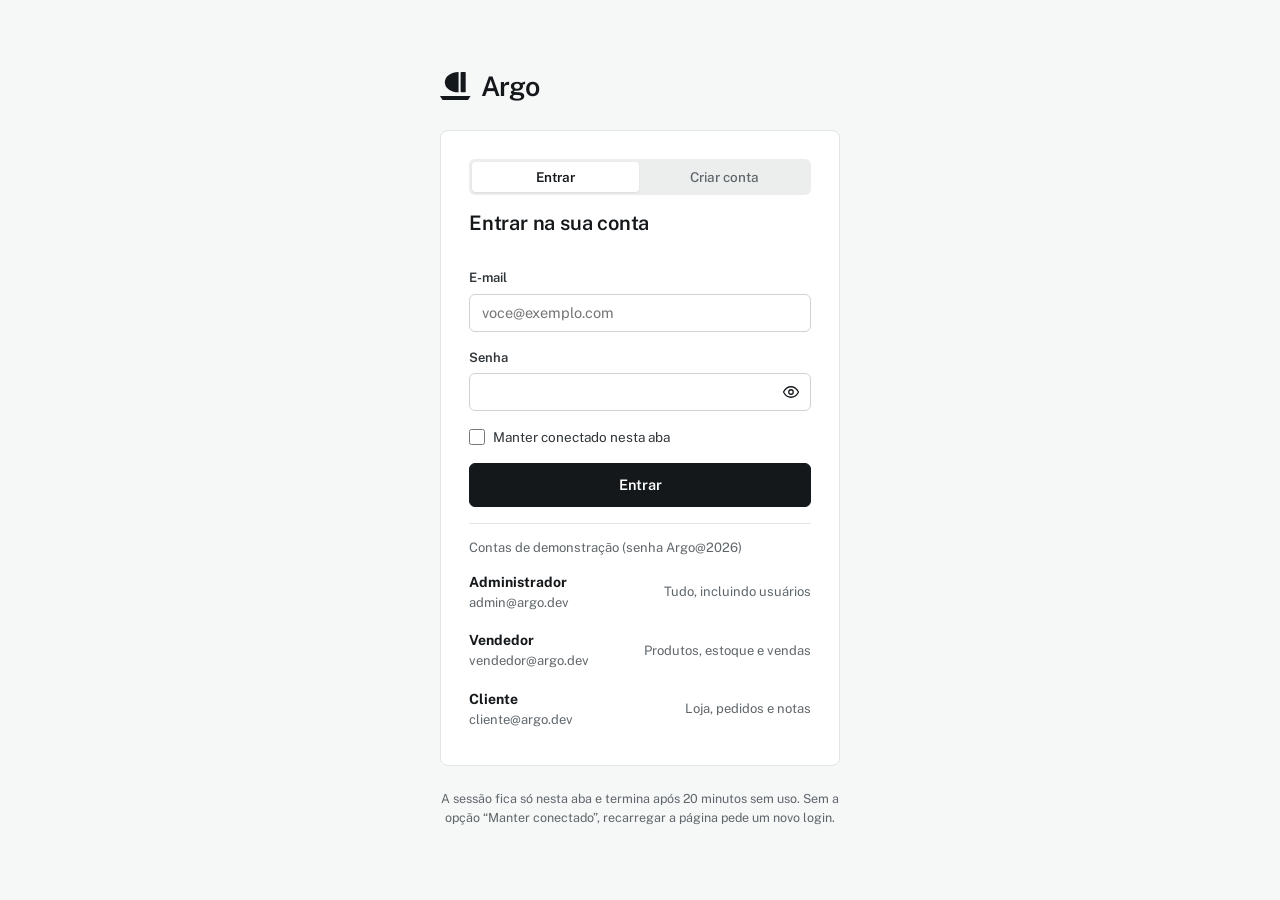
<file: web/index.html>
<!doctype html>
<html lang="pt-BR">
  <head>
    <meta charset="utf-8" />
    <meta name="viewport" content="width=device-width, initial-scale=1" />
    <meta name="description" content="Argo: plataforma de microserviços de pedidos, estoque em tempo real e faturamento." />
    <meta name="theme-color" content="#f6f7f7" />
    <meta name="color-scheme" content="light dark" />
    <title>Argo</title>
    <link rel="icon" href="img/favicon.svg" type="image/svg+xml" />
    <link rel="manifest" href="manifest.webmanifest" />
    <link rel="preload" href="fonts/public-sans-latin-wght-normal.woff2" as="font" type="font/woff2" crossorigin />
    <link rel="stylesheet" href="css/app.css" />
    <script src="js/theme.js"></script>
  </head>
  <body>
    <a class="sr-only" href="#conteudo">Pular para o conteúdo</a>
    <div id="app"></div>
    <noscript>O Argo precisa de JavaScript para funcionar.</noscript>
    <script type="module" src="js/app.js"></script>
  </body>
</html>
</file>
<file: web/css/app.css>
@font-face {
  font-family: "Public Sans Variable";
  font-style: normal;
  font-display: swap;
  font-weight: 100 900;
  src: url("../fonts/public-sans-latin-wght-normal.woff2") format("woff2-variations");
  unicode-range: U+0000-00FF, U+0131, U+0152-0153, U+02BB-02BC, U+02C6, U+02DA, U+02DC, U+0304, U+0308, U+0329, U+2000-206F, U+20AC, U+2122, U+2191, U+2193, U+2212, U+2215, U+FEFF, U+FFFD;
}

@font-face {
  font-family: "Public Sans Variable";
  font-style: normal;
  font-display: swap;
  font-weight: 100 900;
  src: url("../fonts/public-sans-latin-ext-wght-normal.woff2") format("woff2-variations");
  unicode-range: U+0100-02BA, U+02BD-02C5, U+02C7-02CC, U+02CE-02D7, U+02DD-02FF, U+0304, U+0308, U+0329, U+1D00-1DBF, U+1E00-1E9F, U+1EF2-1EFF, U+2020, U+20A0-20AB, U+20AD-20C0, U+2113, U+2C60-2C7F, U+A720-A7FF;
}

:root {
  --paper: #f6f7f7;
  --paper-2: #ffffff;
  --sand: #eceeee;
  --stone: #c6cacc;
  --mauve: #959b9f;
  --ink: #15181b;
  --ink-2: #2f3539;
  --muted: #5f666b;
  --line: #e2e5e6;
  --line-strong: #cfd3d5;
  --surface: #ffffff;
  --surface-hover: #f3f4f4;
  --accent: #1f5c4c;
  --accent-2: #2e7a66;
  --accent-soft: #e4efeb;
  --danger: #a03a32;
  --danger-soft: #f8e9e7;
  --ok: #1f6b45;
  --ok-soft: #e5f1ea;
  --warn: #8a5a12;
  --warn-soft: #f8efdf;
  --info: #2f5f8a;
  --info-soft: #e6eef6;
  --focus: rgba(31, 92, 76, 0.22);
  --radius-s: 4px;
  --radius: 6px;
  --radius-l: 8px;
  --shadow: 0 1px 2px rgba(21, 24, 27, 0.06);
  --ease: cubic-bezier(0.2, 0, 0, 1);
  --ease-out: cubic-bezier(0.16, 1, 0.3, 1);
  --spring: cubic-bezier(0.34, 1.4, 0.64, 1);
  --font: "Public Sans Variable", "Public Sans", system-ui, -apple-system, "Segoe UI", sans-serif;
  --on-ink: #ffffff;
  --on-accent: #ffffff;
  --skeleton-hi: #f4f5f5;
  --scrim: rgba(21, 24, 27, .4);
  --shadow-lg: rgba(21, 24, 27, .3);
  color-scheme: light;
}

:root[data-theme="dark"] {
  --paper: #0f1113;
  --paper-2: #181b1e;
  --sand: #22262a;
  --stone: #3a3f44;
  --mauve: #6b7277;
  --ink: #eceeee;
  --ink-2: #c9cdcf;
  --muted: #9aa1a6;
  --line: #262b2f;
  --line-strong: #363c41;
  --surface: #16191c;
  --surface-hover: #1e2226;
  --accent: #5fb39a;
  --accent-2: #7cc4ad;
  --accent-soft: rgba(95, 179, 154, .15);
  --danger: #ec9a92;
  --danger-soft: rgba(236, 154, 146, .13);
  --ok: #7fc2a8;
  --ok-soft: rgba(127, 194, 168, .13);
  --warn: #e3b46a;
  --warn-soft: rgba(227, 180, 106, .13);
  --info: #8fb6dd;
  --info-soft: rgba(143, 182, 221, .13);
  --focus: rgba(95, 179, 154, .3);
  --on-ink: #111315;
  --on-accent: #0f1113;
  --skeleton-hi: #2a2f33;
  --scrim: rgba(0, 0, 0, .55);
  --shadow-lg: rgba(0, 0, 0, .6);
  color-scheme: dark;
}

:root[data-palette="crivo"] {
  --paper: #e6ddce;
  --paper-2: #faf6ef;
  --surface: #faf6ef;
  --surface-hover: #f1ebe1;
  --sand: #e4dcce;
  --stone: #cdbfaa;
  --mauve: #a8977f;
  --ink: #2b1d17;
  --ink-2: #5c4034;
  --muted: #7d6a5d;
  --line: #dfd5c6;
  --line-strong: #cdbfaa;
  --accent: #5d1c16;
  --accent-2: #7a6e46;
  --accent-soft: #ead6d2;
  --danger: #8f2a1f;
  --danger-soft: #ebd9d2;
  --ok: #55602f;
  --ok-soft: #e3e1d4;
  --warn: #8a5a12;
  --warn-soft: #eae0d0;
  --info: #7a6e46;
  --info-soft: #e8e3d7;
  --focus: rgba(93, 28, 22, 0.25);
  --on-ink: #faf6ef;
  --on-accent: #faf3e6;
  --skeleton-hi: #f1ece2;
  --scrim: rgba(43, 29, 23, 0.4);
  --shadow-lg: rgba(43, 29, 23, 0.28);
}

:root[data-palette="crivo"][data-theme="dark"] {
  --paper: #1d1613;
  --paper-2: #30251f;
  --surface: #30251f;
  --surface-hover: #372b25;
  --sand: #312622;
  --stone: #443530;
  --mauve: #66524a;
  --ink: #efe6d8;
  --ink-2: #d6bdb8;
  --muted: #a8968b;
  --line: #3c2f29;
  --line-strong: #443530;
  --accent: #f6e4a6;
  --accent-2: #b5a774;
  --accent-soft: #4a2b25;
  --danger: #e08a7c;
  --danger-soft: #49332c;
  --ok: #b9c48b;
  --ok-soft: #433b2e;
  --warn: #e3b46a;
  --warn-soft: #49392a;
  --info: #b5a774;
  --info-soft: #43372b;
  --focus: rgba(246, 228, 166, 0.25);
  --on-ink: #30251f;
  --on-accent: #2b1d17;
  --skeleton-hi: #302520;
  --scrim: rgba(0, 0, 0, 0.55);
  --shadow-lg: rgba(0, 0, 0, 0.6);
  color-scheme: dark;
}

:root[data-palette="bento"] {
  --paper: #f5f4f4;
  --paper-2: #ffffff;
  --surface: #ffffff;
  --surface-hover: #fafaf9;
  --sand: #ececeb;
  --stone: #d3d1d0;
  --mauve: #bab7b6;
  --ink: #000000;
  --ink-2: #4d4b4b;
  --muted: #6b6969;
  --line: #e5e3e3;
  --line-strong: #d3d1d0;
  --accent: #000000;
  --accent-2: #2b4c5a;
  --accent-soft: #e8e7e6;
  --danger: #9b2f1e;
  --danger-soft: #f1e2df;
  --ok: #3e6b2a;
  --ok-soft: #e4eae1;
  --warn: #8a5a12;
  --warn-soft: #efe8de;
  --info: #2b4c5a;
  --info-soft: #e1e6e8;
  --focus: rgba(0, 0, 0, 0.25);
  --on-ink: #ffffff;
  --on-accent: #ffffff;
  --skeleton-hi: #f7f7f7;
  --scrim: rgba(0, 0, 0, 0.4);
  --shadow-lg: rgba(0, 0, 0, 0.28);
}

:root[data-palette="bento"][data-theme="dark"] {
  --paper: #020202;
  --paper-2: #1e1d1d;
  --surface: #1e1d1d;
  --surface-hover: #252424;
  --sand: #1e1d1d;
  --stone: #333232;
  --mauve: #4d4b4b;
  --ink: #ffffff;
  --ink-2: #d3d1d0;
  --muted: #bab7b6;
  --line: #2b2a2a;
  --line-strong: #333232;
  --accent: #ffffff;
  --accent-2: #99b3bf;
  --accent-soft: #333232;
  --danger: #e89a87;
  --danger-soft: #3a2e2c;
  --ok: #9cc787;
  --ok-soft: #30352c;
  --warn: #e3b46a;
  --warn-soft: #3a3228;
  --info: #99b3bf;
  --info-soft: #2f3234;
  --focus: rgba(255, 255, 255, 0.25);
  --on-ink: #1e1d1d;
  --on-accent: #000000;
  --skeleton-hi: #1e1d1d;
  --scrim: rgba(0, 0, 0, 0.55);
  --shadow-lg: rgba(0, 0, 0, 0.6);
  color-scheme: dark;
}

:root[data-palette="sonda"] {
  --paper: #f3f1ec;
  --paper-2: #fcfbf8;
  --surface: #fcfbf8;
  --surface-hover: #f7f5f0;
  --sand: #edeae3;
  --stone: #dad6cc;
  --mauve: #b9b3a6;
  --ink: #17212b;
  --ink-2: #2d3a46;
  --muted: #5e6670;
  --line: #e8e5de;
  --line-strong: #dad6cc;
  --accent: #a8235a;
  --accent-2: #3e6f84;
  --accent-soft: #f5e1e9;
  --danger: #b3261e;
  --danger-soft: #f2ddd9;
  --ok: #2e7d5b;
  --ok-soft: #dfe9e2;
  --warn: #8a5a12;
  --warn-soft: #ece4d8;
  --info: #3e6f84;
  --info-soft: #e1e7e8;
  --focus: rgba(168, 35, 90, 0.25);
  --on-ink: #fcfbf8;
  --on-accent: #fcfbf8;
  --skeleton-hi: #f6f4f0;
  --scrim: rgba(23, 33, 43, 0.4);
  --shadow-lg: rgba(23, 33, 43, 0.28);
}

:root[data-palette="sonda"][data-theme="dark"] {
  --paper: #0f161b;
  --paper-2: #151e25;
  --surface: #151e25;
  --surface-hover: #1b252d;
  --sand: #192229;
  --stone: #26323b;
  --mauve: #3a4853;
  --ink: #e6e9ea;
  --ink-2: #c6cdd1;
  --muted: #95a1aa;
  --line: #1f2a32;
  --line-strong: #26323b;
  --accent: #f0679a;
  --accent-2: #6fa8bf;
  --accent-soft: #3a1a28;
  --danger: #f2847a;
  --danger-soft: #342c31;
  --ok: #5cc497;
  --ok-soft: #1f3535;
  --warn: #e3b46a;
  --warn-soft: #32332f;
  --info: #6fa8bf;
  --info-soft: #22313b;
  --focus: rgba(240, 103, 154, 0.25);
  --on-ink: #151e25;
  --on-accent: #0f161b;
  --skeleton-hi: #172027;
  --scrim: rgba(0, 0, 0, 0.55);
  --shadow-lg: rgba(0, 0, 0, 0.6);
  color-scheme: dark;
}

:root[data-palette="nexo"] {
  --paper: #e8e8e8;
  --paper-2: #f9f8f8;
  --surface: #f9f8f8;
  --surface-hover: #f3f2f1;
  --sand: #eae6e5;
  --stone: #d9d1ce;
  --mauve: #bab7b5;
  --ink: #000000;
  --ink-2: #5c5454;
  --muted: #777070;
  --line: #e6e1df;
  --line-strong: #d9d1ce;
  --accent: #000000;
  --accent-2: #ab9d9d;
  --accent-soft: #d9d1ce;
  --danger: #7a2e2e;
  --danger-soft: #e7dcdc;
  --ok: #2f4a35;
  --ok-soft: #dde0dd;
  --warn: #8a5a12;
  --warn-soft: #e9e2d8;
  --info: #ab9d9d;
  --info-soft: #eeebeb;
  --focus: rgba(0, 0, 0, 0.25);
  --on-ink: #f9f8f8;
  --on-accent: #e8e8e8;
  --skeleton-hi: #f3f1f0;
  --scrim: rgba(0, 0, 0, 0.4);
  --shadow-lg: rgba(0, 0, 0, 0.28);
}

:root[data-palette="nexo"][data-theme="dark"] {
  --paper: #000000;
  --paper-2: #221e1d;
  --surface: #221e1d;
  --surface-hover: #2b2726;
  --sand: #201e1e;
  --stone: #3b3737;
  --mauve: #5c5454;
  --ink: #e8e8e8;
  --ink-2: #bab7b5;
  --muted: #ab9d9d;
  --line: #312d2d;
  --line-strong: #3b3737;
  --accent: #e8e8e8;
  --accent-2: #ab9d9d;
  --accent-soft: #221e1d;
  --danger: #e0a4a4;
  --danger-soft: #3d3130;
  --ok: #b9d3bd;
  --ok-soft: #373733;
  --warn: #e3b46a;
  --warn-soft: #3d3328;
  --info: #ab9d9d;
  --info-soft: #35302f;
  --focus: rgba(232, 232, 232, 0.25);
  --on-ink: #221e1d;
  --on-accent: #000000;
  --skeleton-hi: #211e1d;
  --scrim: rgba(0, 0, 0, 0.55);
  --shadow-lg: rgba(0, 0, 0, 0.6);
  color-scheme: dark;
}

*, *::before, *::after { box-sizing: border-box; }
[hidden] { display: none !important; }
html, body { height: 100%; }
body {
  margin: 0;
  font-family: var(--font);
  font-size: 14.5px;
  line-height: 1.5;
  color: var(--ink);
  background: var(--paper);
  -webkit-font-smoothing: antialiased;
  text-rendering: optimizeLegibility;
}
a { color: inherit; text-decoration: none; }
img, svg { display: block; }
button, input, select, textarea { font: inherit; color: inherit; }
::selection { background: var(--accent-soft); color: var(--ink); }
:focus-visible { outline: 2px solid var(--accent); outline-offset: 2px; border-radius: var(--radius-s); }
h1, h2, h3, h4 { margin: 0; font-weight: 600; letter-spacing: -0.01em; line-height: 1.25; }
h1 { font-size: 24px; }
h2 { font-size: 18px; }
h3 { font-size: 15px; }
p { margin: 0; }
.muted { color: var(--muted); }
.small { font-size: 13px; }
.num { font-variant-numeric: tabular-nums; }
.strong { font-weight: 600; }
.mono { font-family: ui-monospace, "SFMono-Regular", Consolas, monospace; font-size: 12.5px; }
.sr-only { position: absolute; width: 1px; height: 1px; padding: 0; margin: -1px; overflow: hidden; clip: rect(0 0 0 0); white-space: nowrap; border: 0; }
.row { display: flex; align-items: center; gap: 12px; }
.row.wrap-items { flex-wrap: wrap; }
.stack { display: flex; flex-direction: column; gap: 16px; }
.stack.sm { gap: 6px; }
.stack.lg { gap: 20px; }
.spacer { flex: 1; }
.grid-2 { display: grid; grid-template-columns: 1fr 1fr; gap: 16px; }
.grid-main { display: grid; grid-template-columns: minmax(0, 1.7fr) minmax(0, 1fr); gap: 16px; align-items: start; }
.dot { display: inline-block; width: 7px; height: 7px; border-radius: 50%; background: currentColor; flex: none; }

.btn {
  --bg: var(--ink); --fg: var(--on-ink); --bd: var(--ink);
  appearance: none; display: inline-flex; align-items: center; justify-content: center; gap: 8px;
  height: 38px; padding: 0 16px; border-radius: var(--radius); border: 1px solid var(--bd);
  background: var(--bg); color: var(--fg); font-weight: 600; font-size: 14px; cursor: pointer; white-space: nowrap;
  transition: background .18s var(--ease), border-color .18s var(--ease), color .18s var(--ease), opacity .18s var(--ease), transform .12s var(--ease);
}
.btn:hover { --bg: var(--ink-2); --bd: var(--ink-2); }
.btn:active:not(:disabled) { transform: scale(0.97); }
.btn:disabled { opacity: .45; cursor: not-allowed; }
.btn.ghost { --bg: var(--surface); --fg: var(--ink); --bd: var(--line-strong); }
.btn.ghost:hover { --bg: var(--surface-hover); --bd: var(--mauve); }
.btn.quiet { --bg: transparent; --fg: var(--ink); --bd: transparent; padding: 0 10px; }
.btn.quiet:hover { --bg: var(--surface-hover); }
.btn.danger { --bg: var(--surface); --fg: var(--danger); --bd: var(--line-strong); }
.btn.danger:hover { --bg: var(--danger-soft); --bd: color-mix(in srgb, var(--danger) 45%, transparent); }
.btn.sm { height: 32px; padding: 0 12px; font-size: 13px; }
.btn.lg { height: 44px; padding: 0 22px; font-size: 14.5px; }
.btn.block { width: 100%; }
.icon-btn {
  appearance: none; display: inline-grid; place-items: center; width: 36px; height: 36px; border-radius: var(--radius);
  border: 1px solid transparent; background: transparent; cursor: pointer; color: var(--ink); position: relative;
  transition: background .15s var(--ease), transform .12s var(--ease);
}
.icon-btn:hover { background: var(--surface-hover); }
.icon-btn:active { transform: scale(0.94); }
.field { display: flex; flex-direction: column; gap: 6px; min-width: 0; }
.field > label, .label { font-size: 13px; font-weight: 600; color: var(--ink-2); }
.input, .select, .textarea {
  width: 100%; height: 38px; padding: 0 12px; border-radius: var(--radius); border: 1px solid var(--line-strong);
  background: var(--surface); outline: none; transition: border-color .15s var(--ease), box-shadow .2s var(--ease);
}
.textarea { height: auto; min-height: 96px; padding: 10px 12px; resize: vertical; }
.select {
  appearance: none; cursor: pointer; padding-right: 34px;
  background-image: linear-gradient(45deg, transparent 50%, var(--muted) 50%), linear-gradient(135deg, var(--muted) 50%, transparent 50%);
  background-position: calc(100% - 17px) 16px, calc(100% - 12px) 16px; background-size: 5px 5px, 5px 5px; background-repeat: no-repeat;
}
.select.compact { width: auto; height: 36px; background-position: calc(100% - 17px) 15px, calc(100% - 12px) 15px; }
.input:hover, .select:hover, .textarea:hover { border-color: var(--mauve); }
.input:focus, .select:focus, .textarea:focus { border-color: var(--accent); box-shadow: 0 0 0 3px var(--focus); }
.input[aria-invalid="true"] { border-color: var(--danger); }
.field-error { font-size: 12.5px; color: var(--danger); animation: fade-in .2s var(--ease); }
.hint { font-size: 12.5px; color: var(--muted); }
.input-affix { position: relative; }
.input-affix .input { padding-right: 44px; }
.input-affix .icon-btn { position: absolute; right: 2px; top: 1px; }

.card { background: var(--surface); border: 1px solid var(--line); border-radius: var(--radius-l); }
.card.pad { padding: 20px; }
.panel-title { display: flex; align-items: center; gap: 10px; margin-bottom: 16px; }
.panel-title h2, .panel-title h3 { flex: 1; }
.divider { height: 1px; background: var(--line); border: 0; margin: 0; }
.pill {
  display: inline-flex; align-items: center; gap: 6px; height: 22px; padding: 0 8px; border-radius: var(--radius-s);
  font-size: 12px; font-weight: 600; background: var(--sand); color: var(--ink-2); white-space: nowrap;
}
.pill .dot { width: 6px; height: 6px; }
.pill.ok { background: var(--ok-soft); color: var(--ok); }
.pill.warn { background: var(--warn-soft); color: var(--warn); }
.pill.danger { background: var(--danger-soft); color: var(--danger); }
.pill.info { background: var(--info-soft); color: var(--info); }
.pill.accent { background: var(--accent-soft); color: var(--accent); }
.pill.line { background: var(--surface); border: 1px solid var(--line-strong); }
.pill.pulse .dot { animation: pulse-dot 1.1s ease-in-out infinite; }

.table { width: 100%; border-collapse: separate; border-spacing: 0; font-size: 14px; }
.table th {
  text-align: left; font-size: 12.5px; font-weight: 600; color: var(--muted); padding: 0 14px 10px;
  border-bottom: 1px solid var(--line); white-space: nowrap;
}
.table td { padding: 12px 14px; border-bottom: 1px solid var(--line); vertical-align: middle; }
.table tr:last-child td { border-bottom: 0; }
.table tbody tr { transition: background .15s var(--ease); }
.table tbody tr.link { cursor: pointer; }
.table tbody tr.link:hover { background: var(--surface-hover); }
.table .right { text-align: right; }
.table-wrap { overflow-x: auto; }
.table-card { padding: 16px 6px 6px; }

.segmented { display: inline-flex; padding: 3px; gap: 2px; border-radius: var(--radius); background: var(--sand); position: relative; }
.segmented button {
  appearance: none; border: 0; background: transparent; height: 30px; padding: 0 14px; border-radius: var(--radius-s);
  font-size: 13.5px; font-weight: 500; color: var(--muted); cursor: pointer; position: relative; z-index: 1;
  transition: color .2s var(--ease);
}
.segmented button[aria-pressed="true"] { color: var(--ink); font-weight: 600; }
.segmented .thumb {
  position: absolute; top: 3px; bottom: 3px; border-radius: var(--radius-s); background: var(--paper-2);
  box-shadow: 0 1px 2px rgba(0, 0, 0, .08); transition: left .32s var(--ease-out), width .32s var(--ease-out);
}
.segmented.block { display: flex; }
.segmented.block button { flex: 1; }

.chip {
  appearance: none; height: 40px; padding: 0 2px; border: 0; border-bottom: 2px solid transparent; border-radius: 0;
  background: transparent; color: var(--muted); font-weight: 500; font-size: 14px; cursor: pointer; white-space: nowrap;
  transition: color .15s var(--ease), border-color .25s var(--ease);
}
.chip:hover { color: var(--ink); }
.chip[aria-pressed="true"] { color: var(--ink); font-weight: 600; border-bottom-color: var(--ink); }
.chips { display: flex; gap: 22px; border-bottom: 1px solid var(--line); margin-bottom: 20px; overflow-x: auto; }

.skeleton {
  border-radius: var(--radius);
  background: linear-gradient(90deg, var(--sand) 0%, var(--skeleton-hi) 40%, var(--sand) 80%);
  background-size: 300% 100%; animation: shimmer 1.4s ease-in-out infinite;
}
.spinner { width: 16px; height: 16px; border-radius: 50%; border: 2px solid currentColor; border-right-color: transparent; animation: spin .7s linear infinite; }
.empty { display: flex; flex-direction: column; align-items: center; text-align: center; gap: 8px; padding: 48px 24px; }
.empty .mark { width: 40px; height: 40px; border-radius: var(--radius); border: 1px solid var(--line); color: var(--muted); display: grid; place-items: center; margin-bottom: 6px; }
.empty p { max-width: 380px; }
.kv { display: grid; grid-template-columns: auto 1fr; gap: 8px 20px; font-size: 14px; margin: 0; }
.kv dt { color: var(--muted); }
.kv dd { margin: 0; text-align: right; }

.logo { display: inline-flex; align-items: center; gap: 10px; }
.logo svg { width: auto; }
.wordmark { font-weight: 600; letter-spacing: -0.03em; line-height: 1; }

.login { min-height: 100vh; display: grid; place-items: center; padding: 48px 20px; }
.login-panel { width: min(400px, 100%); display: flex; flex-direction: column; gap: 24px; }
.login-box { display: flex; flex-direction: column; gap: 16px; padding: 28px; border: 1px solid var(--line); border-radius: var(--radius-l); background: var(--surface); }
.login-box h1 { font-size: 20px; }
.login-foot { font-size: 12.5px; color: var(--muted); text-align: center; }
.demo-list { display: flex; flex-direction: column; gap: 2px; margin: 0 -10px; }
.demo {
  appearance: none; border: 0; background: transparent; text-align: left; cursor: pointer; padding: 8px 10px;
  border-radius: var(--radius); display: grid; grid-template-columns: 1fr auto; gap: 0 12px; align-items: center;
  transition: background .15s var(--ease), transform .15s var(--ease);
}
.demo:hover { background: var(--surface-hover); }
.demo:active { transform: scale(.99); }
.demo strong { font-size: 14px; }
.demo .who { font-size: 13px; color: var(--muted); }
.demo .what { grid-row: span 2; font-size: 13px; color: var(--muted); text-align: right; }
.alert { padding: 10px 12px; border-radius: var(--radius); font-size: 13.5px; background: var(--danger-soft); color: var(--danger); animation: shake .4s var(--ease); }
.alert.info { background: var(--info-soft); color: var(--info); animation: fade-in .3s var(--ease); }

.shell { display: grid; grid-template-columns: 232px minmax(0, 1fr); min-height: 100vh; }
.sidebar {
  position: sticky; top: 0; height: 100vh; display: flex; flex-direction: column; gap: 4px; padding: 20px 12px 12px;
  background: var(--surface); border-right: 1px solid var(--line); z-index: 20;
}
.sidebar .brand { padding: 2px 10px 0; }
.sidebar-tag { padding: 2px 10px 16px; font-size: 12.5px; font-weight: 500; color: var(--muted); }
.sidebar nav { display: flex; flex-direction: column; gap: 2px; position: relative; }
.sidebar nav a {
  position: relative; display: flex; align-items: center; gap: 10px; padding: 7px 10px; border-radius: var(--radius);
  font-size: 14px; font-weight: 500; color: var(--ink-2); z-index: 1; transition: color .15s var(--ease);
}
.sidebar nav a svg { color: var(--muted); transition: color .2s var(--ease); }
.sidebar nav a:hover:not(.active) { background: var(--surface-hover); }
.sidebar nav a.active { color: var(--ink); font-weight: 600; }
.sidebar nav a.active svg { color: var(--accent); }
.sidebar nav .nav-thumb {
  position: absolute; left: 0; right: 0; border-radius: var(--radius); background: var(--sand); z-index: 0;
  transition: top .34s var(--ease-out), height .34s var(--ease-out), opacity .2s var(--ease);
}
.sidebar nav .badge {
  margin-left: auto; min-width: 20px; height: 20px; padding: 0 6px; border-radius: 10px; background: var(--ink); color: var(--on-ink);
  font-size: 11.5px; font-weight: 600; display: inline-grid; place-items: center; animation: pop .35s var(--spring);
}
.sidebar hr { height: 1px; border: 0; margin: 10px 12px; background: var(--line); }
.sidebar .live { display: inline-flex; align-items: center; gap: 6px; padding: 6px 10px; font-size: 12px; color: var(--muted); }
.sidebar .live .dot { color: var(--mauve); }
.sidebar .live.on .dot { color: var(--accent-2); animation: pulse-dot 1.6s ease-in-out infinite; }
.user-menu { position: relative; margin-top: 8px; }
.user-trigger {
  appearance: none; display: flex; width: 100%; align-items: center; gap: 10px; padding: 6px 8px 6px 6px; border-radius: var(--radius);
  border: 1px solid transparent; background: transparent; cursor: pointer; text-align: left; transition: background .2s var(--ease);
}
.user-trigger:hover, .user-trigger[aria-expanded="true"] { background: var(--surface-hover); }
.user-trigger-text { display: flex; flex-direction: column; line-height: 1.2; font-size: 14px; flex: 1; min-width: 0; }
.user-trigger-text span { overflow: hidden; text-overflow: ellipsis; white-space: nowrap; }
.avatar { width: 32px; height: 32px; border-radius: 50%; background: var(--accent-soft); color: var(--accent); display: grid; place-items: center; font-size: 12px; font-weight: 600; flex: none; }
.menu {
  position: absolute; left: 0; bottom: calc(100% + 8px); width: 240px; padding: 4px; border-radius: var(--radius-l);
  background: var(--paper-2); border: 1px solid var(--line); box-shadow: 0 12px 32px -12px var(--shadow-lg);
  z-index: 60; transform-origin: bottom left; animation: menu-in .2s var(--ease-out);
}
.menu-head { display: flex; flex-direction: column; padding: 10px 12px 12px; font-size: 14px; border-bottom: 1px solid var(--line); margin-bottom: 4px; word-break: break-word; }
.menu a, .menu button {
  appearance: none; display: flex; align-items: center; gap: 10px; width: 100%; padding: 8px 10px; border: 0; border-radius: var(--radius);
  background: transparent; font-size: 14px; font-weight: 500; text-align: left; cursor: pointer; transition: background .15s var(--ease);
}
.menu a:hover, .menu button:hover { background: var(--surface-hover); }
.main, .main-col { min-width: 0; }
.page { padding: 28px 0 64px; min-height: 100vh; }
.wrap { width: 100%; max-width: 1200px; margin: 0 auto; padding: 0 32px; }
.page-header { display: flex; align-items: flex-end; justify-content: space-between; flex-wrap: wrap; gap: 16px; margin-bottom: 24px; }
.page-header-text { display: flex; flex-direction: column; gap: 6px; min-width: 0; }
.page-header-actions { display: flex; align-items: center; flex-wrap: wrap; gap: 10px; }
.back-link { display: inline-flex; align-items: center; gap: 6px; margin-bottom: 12px; font-size: 13px; font-weight: 500; color: var(--muted); transition: color .15s var(--ease), gap .2s var(--ease); }
.back-link:hover { color: var(--ink); gap: 9px; }
.toolbar { display: flex; align-items: center; flex-wrap: wrap; gap: 10px; margin-bottom: 16px; }
.toolbar .search { flex: 1 1 260px; max-width: 380px; height: 36px; }
.mobile-bar { display: none; }

.kpis { display: grid; grid-template-columns: repeat(4, minmax(0, 1fr)); border: 1px solid var(--line); border-radius: var(--radius-l); background: var(--surface); overflow: hidden; }
.kpi { display: flex; flex-direction: column; gap: 4px; padding: 18px 20px; box-shadow: -1px 0 0 var(--line), 0 -1px 0 var(--line); }
.kpi strong { font-size: 24px; font-weight: 600; letter-spacing: -0.01em; line-height: 1.2; }
.kpi-label { font-size: 13px; font-weight: 500; color: var(--muted); }
.attention { display: grid; grid-template-columns: repeat(3, minmax(0, 1fr)); border-radius: var(--radius-l); border: 1px solid var(--line); overflow: hidden; }
.attention-item { display: flex; align-items: baseline; gap: 10px; padding: 14px 20px; font-size: 14px; background: var(--surface); transition: background .15s var(--ease); }
.attention-item + .attention-item { border-left: 1px solid var(--line); }
.attention-item strong { font-size: 18px; font-weight: 600; }
a.attention-item:hover { background: var(--surface-hover); }
.chart { display: flex; flex-direction: column; gap: 12px; }
.chart-readout { display: flex; align-items: baseline; gap: 12px; min-height: 34px; }
.chart-readout strong { font-size: 22px; font-weight: 600; letter-spacing: -0.01em; }
.chart-svg { width: 100%; height: auto; display: block; }
.chart-svg .grid-line { stroke: var(--line); stroke-width: 1; }
.chart-svg .bar { fill: var(--accent); transform-box: fill-box; transform-origin: bottom; transform: scaleY(0); animation: grow .7s var(--ease-out) forwards; transition: opacity .15s var(--ease); cursor: pointer; }
.chart-svg .bar.dim { opacity: .35; }
.chart-svg .axis { fill: var(--muted); font-size: 9.5px; font-weight: 500; }
.status-track { display: flex; height: 10px; border-radius: var(--radius-s); overflow: hidden; background: var(--sand); gap: 2px; }
.status-track span { height: 100%; width: 0; transition: width .9s var(--ease-out); }
.legend { list-style: none; margin: 0; padding: 0; display: grid; grid-template-columns: 1fr 1fr; gap: 10px 20px; font-size: 13.5px; }
.legend li { display: flex; align-items: center; gap: 10px; }
.legend li .num { margin-left: auto; }
.swatch { width: 10px; height: 10px; border-radius: 2px; flex: none; }
.rank { list-style: none; margin: 0; padding: 0; display: flex; flex-direction: column; gap: 14px; }
.rank li { display: flex; flex-direction: column; gap: 6px; }
.rank .meter { height: 4px; border-radius: 2px; background: var(--sand); overflow: hidden; }
.rank .meter span { display: block; height: 100%; background: var(--accent); border-radius: 2px; width: 0; transition: width .9s var(--ease-out); }

.products { display: grid; grid-template-columns: repeat(auto-fill, minmax(220px, 1fr)); gap: 16px; }
.product {
  display: flex; flex-direction: column; background: var(--surface); border: 1px solid var(--line); border-radius: var(--radius-l);
  overflow: hidden; transition: border-color .2s var(--ease), box-shadow .25s var(--ease), transform .25s var(--ease-out);
}
.product:hover { border-color: var(--line-strong); box-shadow: 0 10px 30px -18px var(--shadow-lg); transform: translateY(-2px); }
.product-art { aspect-ratio: 16 / 10; display: grid; place-items: center; background: var(--paper); border-bottom: 1px solid var(--line); color: var(--ink); }
.product-art span { font-size: 26px; font-weight: 600; letter-spacing: -0.03em; color: var(--ink-2); transition: transform .4s var(--ease-out); }
.product:hover .product-art span { transform: scale(1.06); }
.product-body { display: flex; flex-direction: column; gap: 6px; padding: 14px 16px 16px; flex: 1; }
.product-body h3 { font-size: 14.5px; font-weight: 600; }
.product-foot { display: flex; align-items: center; justify-content: space-between; gap: 10px; margin-top: auto; padding-top: 10px; }
.price { font-size: 16px; font-weight: 600; font-variant-numeric: tabular-nums; }
.stock-tag { font-size: 12.5px; color: var(--muted); font-variant-numeric: tabular-nums; }
.stock-tag.low { color: var(--warn); font-weight: 600; }
.stock-tag.out { color: var(--danger); font-weight: 600; }
.flash { animation: flash 1.4s var(--ease); }

.drawer-overlay { position: fixed; inset: 0; background: var(--scrim); z-index: 80; animation: fade-in .25s var(--ease); }
.drawer {
  position: fixed; top: 0; right: 0; bottom: 0; width: min(420px, 100vw); background: var(--paper-2); z-index: 81;
  display: flex; flex-direction: column; border-left: 1px solid var(--line); box-shadow: -16px 0 48px -24px var(--shadow-lg);
  animation: drawer-in .38s var(--ease-out);
}
.drawer.leaving { animation: drawer-out .24s var(--ease) forwards; }
.drawer-overlay.leaving { animation: fade-out .24s var(--ease) forwards; }
.drawer-head { display: flex; align-items: center; justify-content: space-between; padding: 18px 20px; border-bottom: 1px solid var(--line); }
.drawer-body { flex: 1; overflow: auto; padding: 8px 20px; }
.drawer-foot { padding: 16px 20px 20px; border-top: 1px solid var(--line); display: flex; flex-direction: column; gap: 12px; }
.cart-line { display: grid; grid-template-columns: 1fr auto; gap: 4px 12px; padding: 14px 0; border-bottom: 1px solid var(--line); animation: slide-in .3s var(--ease-out) both; }
.qty { justify-self: start; display: inline-flex; align-items: center; border: 1px solid var(--line-strong); border-radius: var(--radius); height: 30px; }
.qty button { appearance: none; border: 0; background: transparent; width: 28px; height: 28px; cursor: pointer; font-size: 15px; border-radius: var(--radius); }
.qty button:hover { background: var(--surface-hover); }
.qty span { min-width: 26px; text-align: center; font-size: 13.5px; font-variant-numeric: tabular-nums; }
.cart-fab .count {
  position: absolute; top: -2px; right: -2px; min-width: 18px; height: 18px; padding: 0 5px; border-radius: 9px; background: var(--accent);
  color: var(--on-accent); font-size: 11px; font-weight: 700; display: grid; place-items: center; animation: pop .35s var(--spring);
}

.timeline { list-style: none; margin: 0; padding: 0; display: flex; flex-direction: column; }
.timeline li { position: relative; display: grid; grid-template-columns: 20px 1fr; gap: 12px; padding-bottom: 18px; animation: slide-in .4s var(--ease-out) both; }
.timeline li:last-child { padding-bottom: 0; }
.timeline li::before { content: ""; position: absolute; left: 9px; top: 18px; bottom: 0; width: 2px; background: var(--line); }
.timeline li:last-child::before { display: none; }
.timeline .node { width: 20px; height: 20px; border-radius: 50%; border: 2px solid var(--line-strong); background: var(--surface); display: grid; place-items: center; z-index: 1; }
.timeline .node.done { border-color: var(--accent); background: var(--accent); color: var(--on-accent); }
.timeline .node.bad { border-color: var(--danger); background: var(--danger); color: var(--on-accent); }
.timeline .node.wait { border-color: var(--accent-2); animation: ring 1.4s ease-out infinite; }
.timeline .node svg { width: 11px; height: 11px; }
.steps { display: grid; grid-template-columns: repeat(4, 1fr); gap: 8px; }
.step { display: flex; flex-direction: column; gap: 8px; font-size: 13px; color: var(--muted); }
.step .bar { height: 4px; border-radius: 2px; background: var(--sand); overflow: hidden; }
.step .bar span { display: block; height: 100%; width: 0; background: var(--accent); transition: width .7s var(--ease-out); }
.step.on { color: var(--ink); font-weight: 600; }
.step.on .bar span { width: 100%; }
.step.working .bar span { width: 40%; animation: indeterminate 1.2s ease-in-out infinite; }
.processing-note { display: flex; align-items: center; gap: 10px; padding: 12px 14px; border-radius: var(--radius); background: var(--accent-soft); color: var(--accent); font-size: 13.5px; font-weight: 500; }

.quiet .reveal { animation: none; }

.feed { list-style: none; margin: 0; padding: 0; display: flex; flex-direction: column; }
.feed li { display: grid; grid-template-columns: 64px 1fr auto; align-items: center; gap: 12px; padding: 11px 4px; border-bottom: 1px solid var(--line); font-size: 13.5px; }
.feed li.new { animation: feed-in .5s var(--ease-out), highlight 2s var(--ease); }
.delta { font-weight: 600; font-variant-numeric: tabular-nums; }
.delta.up { color: var(--ok); }
.delta.down { color: var(--danger); }

.toasts { position: fixed; right: 24px; bottom: 24px; display: flex; flex-direction: column; align-items: flex-end; gap: 8px; z-index: 100; pointer-events: none; }
.toast {
  pointer-events: auto; display: flex; align-items: center; gap: 10px; min-height: 42px; padding: 10px 16px 10px 14px; border-radius: var(--radius);
  background: var(--ink); color: var(--on-ink); font-size: 14px; font-weight: 500; box-shadow: 0 6px 20px -8px var(--shadow-lg);
  max-width: min(480px, calc(100vw - 32px)); animation: toast-in .4s var(--spring);
}
.toast.leaving { animation: toast-out .25s var(--ease) forwards; }
.toast .dot { color: var(--accent-2); }
.toast.error .dot { color: var(--danger); }
.overlay { position: fixed; inset: 0; background: var(--scrim); display: grid; place-items: center; padding: 20px; z-index: 90; animation: fade-in .2s var(--ease); }
.modal { width: min(520px, 100%); max-height: calc(100vh - 40px); overflow: auto; background: var(--paper-2); border-radius: var(--radius-l); padding: 24px; box-shadow: 0 16px 48px -16px var(--shadow-lg); animation: modal-in .32s var(--ease-out); }
.modal h2 { margin-bottom: 8px; }
.modal .actions { display: flex; justify-content: flex-end; gap: 8px; margin-top: 24px; }
.overlay.leaving { animation: fade-out .2s var(--ease) forwards; }
.overlay.leaving .modal { animation: modal-out .2s var(--ease) forwards; }
.pagination { display: flex; align-items: center; justify-content: space-between; gap: 12px; padding: 16px 8px 4px; }

.view { animation: view-in .42s var(--ease-out) both; }
.reveal { animation: rise .55s var(--ease-out) both; animation-delay: calc(var(--i, 0) * 55ms); }
@keyframes view-in { from { opacity: 0; transform: translateY(10px); } to { opacity: 1; transform: none; } }
@keyframes rise { from { opacity: 0; transform: translateY(12px); } to { opacity: 1; transform: none; } }
@keyframes fade-in { from { opacity: 0; } to { opacity: 1; } }
@keyframes fade-out { to { opacity: 0; } }
@keyframes slide-in { from { opacity: 0; transform: translateX(10px); } to { opacity: 1; transform: none; } }
@keyframes drawer-in { from { transform: translateX(100%); } to { transform: none; } }
@keyframes drawer-out { to { transform: translateX(100%); } }
@keyframes modal-in { from { opacity: 0; transform: translateY(12px) scale(.97); } to { opacity: 1; transform: none; } }
@keyframes modal-out { to { opacity: 0; transform: translateY(8px) scale(.98); } }
@keyframes menu-in { from { opacity: 0; transform: translateY(6px) scale(.97); } to { opacity: 1; transform: none; } }
@keyframes toast-in { from { opacity: 0; transform: translateY(16px) scale(.96); } to { opacity: 1; transform: none; } }
@keyframes toast-out { to { opacity: 0; transform: translateY(8px) scale(.97); } }
@keyframes pop { 0% { transform: scale(.4); } 100% { transform: scale(1); } }
@keyframes grow { to { transform: scaleY(1); } }
@keyframes shimmer { 0% { background-position: 100% 0; } 100% { background-position: -100% 0; } }
@keyframes spin { to { transform: rotate(360deg); } }
@keyframes pulse-dot { 0%, 100% { opacity: 1; transform: scale(1); } 50% { opacity: .45; transform: scale(.8); } }
@keyframes ring { 0% { box-shadow: 0 0 0 0 rgba(46, 122, 102, .45); } 100% { box-shadow: 0 0 0 9px rgba(46, 122, 102, 0); } }
@keyframes flash { 0% { background: var(--accent-soft); } 100% { background: transparent; } }
@keyframes highlight { 0% { background: var(--accent-soft); } 100% { background: transparent; } }
@keyframes feed-in { from { opacity: 0; transform: translateY(-8px); } to { opacity: 1; transform: none; } }
@keyframes indeterminate { 0% { transform: translateX(-100%); } 100% { transform: translateX(250%); } }
@keyframes shake { 0%, 100% { transform: none; } 20% { transform: translateX(-4px); } 40% { transform: translateX(4px); } 60% { transform: translateX(-2px); } 80% { transform: translateX(2px); } }

.input.compact, .select.compact { height: 36px; }
.input[type="date"] { width: auto; min-width: 148px; padding-right: 8px; }
.check { display: inline-flex; align-items: center; gap: 8px; font-size: 13.5px; color: var(--ink-2); cursor: pointer; user-select: none; }
.check input { width: 16px; height: 16px; accent-color: var(--accent); margin: 0; }
.toolbar .range { display: inline-flex; align-items: center; gap: 6px; color: var(--muted); font-size: 13px; }
.toolbar .price { width: 112px; }
.kbd { display: inline-grid; place-items: center; min-width: 22px; height: 22px; padding: 0 6px; border-radius: var(--radius-s); border: 1px solid var(--line-strong); border-bottom-width: 2px; font-size: 11.5px; font-weight: 600; color: var(--ink-2); background: var(--surface); font-family: var(--font); }
.kpi .trend { font-size: 12.5px; font-weight: 600; color: var(--muted); font-variant-numeric: tabular-nums; }
.kpi .trend.up { color: var(--ok); }
.kpi .trend.down { color: var(--danger); }
.row-actions { display: flex; justify-content: flex-end; gap: 6px; flex-wrap: wrap; }
.link-btn { appearance: none; border: 0; background: transparent; padding: 0; color: var(--accent); font-weight: 600; cursor: pointer; font-size: inherit; }
.link-btn:hover { text-decoration: underline; }
.product { cursor: pointer; }
.product-sheet { display: grid; grid-template-columns: 140px 1fr; gap: 20px; align-items: start; }
.product-sheet .product-art { aspect-ratio: 1; border: 1px solid var(--line); border-radius: var(--radius-l); }
.product-sheet .desc { color: var(--ink-2); font-size: 14px; white-space: pre-line; }
.qty.lg { height: 38px; }
.qty.lg button { width: 36px; height: 36px; }
.qty.lg span { min-width: 34px; font-size: 14.5px; }
.sessions { list-style: none; margin: 0; padding: 0; display: flex; flex-direction: column; }
.sessions li { display: grid; grid-template-columns: 36px 1fr auto; gap: 12px; align-items: center; padding: 12px 0; border-bottom: 1px solid var(--line); }
.sessions li:last-child { border-bottom: 0; }
.sessions .device { width: 36px; height: 36px; border-radius: var(--radius); background: var(--sand); color: var(--ink-2); display: grid; place-items: center; }
.theme-picker { max-width: 360px; }
.status-grid { display: grid; grid-template-columns: repeat(auto-fill, minmax(240px, 1fr)); gap: 16px; }
.service-card { display: flex; flex-direction: column; gap: 10px; }
.service-card .head { display: flex; align-items: center; justify-content: space-between; gap: 8px; }
.service-card dl { margin: 0; }
.banner { position: sticky; top: 0; z-index: 30; display: flex; align-items: center; justify-content: center; gap: 10px; padding: 8px 16px; font-size: 13.5px; font-weight: 500; background: var(--warn-soft); color: var(--warn); border-bottom: 1px solid var(--line); animation: fade-in .25s var(--ease); }
.palette-overlay { place-items: start center; padding-top: 12vh; }
.palette { width: min(560px, 100%); padding: 0; overflow: hidden; }
.palette .search-row { display: flex; align-items: center; gap: 10px; padding: 12px 16px; border-bottom: 1px solid var(--line); color: var(--muted); }
.palette .search-row input { flex: 1; border: 0; outline: none; background: transparent; font-size: 15px; color: var(--ink); height: 32px; }
.palette ul { list-style: none; margin: 0; padding: 6px; max-height: 360px; overflow: auto; }
.palette li { display: flex; align-items: center; gap: 12px; padding: 9px 10px; border-radius: var(--radius); cursor: pointer; font-size: 14px; }
.palette li .group { margin-left: auto; font-size: 12px; color: var(--muted); }
.palette li[aria-selected="true"] { background: var(--surface-hover); }
.palette .foot { display: flex; gap: 14px; padding: 8px 16px; border-top: 1px solid var(--line); font-size: 12px; color: var(--muted); }
.palette .empty-row { padding: 18px 12px; text-align: center; color: var(--muted); font-size: 13.5px; cursor: default; }
.shortcuts { display: grid; grid-template-columns: auto 1fr; gap: 10px 16px; font-size: 14px; margin: 8px 0 0; }
.shortcuts dt { display: flex; gap: 4px; }
.shortcuts dd { margin: 0; color: var(--ink-2); }
.pill.warn .dot { background: currentColor; }
.print-only { display: none; }
.palettes { display: flex; flex-wrap: wrap; gap: 8px; }
.palette-option { appearance: none; display: inline-flex; align-items: center; gap: 4px; padding: 7px 10px; border-radius: var(--radius); border: 1px solid var(--line-strong); background: var(--surface); cursor: pointer; transition: border-color .15s var(--ease), box-shadow .2s var(--ease); }
.palette-option:hover { border-color: var(--mauve); }
.palette-option[aria-pressed="true"] { border-color: var(--ink); box-shadow: 0 0 0 1px var(--ink); }
.palette-option i { width: 14px; height: 14px; border-radius: 50%; box-shadow: inset 0 0 0 1px rgba(0, 0, 0, .2); }
.menu .palettes { padding: 6px 10px 8px; gap: 6px; border-bottom: 1px solid var(--line); margin-bottom: 4px; }
.menu .palette-option { padding: 5px 6px; gap: 3px; width: auto; }
.menu .palette-option i { width: 11px; height: 11px; }

@media (max-width: 980px) {
  .grid-main { grid-template-columns: 1fr; }
  .kpis { grid-template-columns: repeat(2, minmax(0, 1fr)); }
}
@media (max-width: 820px) {
  .shell { grid-template-columns: 1fr; }
  .sidebar { position: fixed; left: 0; top: 0; bottom: 0; width: 260px; transform: translateX(-100%); visibility: hidden; transition: transform .32s var(--ease-out), visibility 0s linear .32s; }
  .shell.nav-open .sidebar { transform: none; visibility: visible; transition: transform .32s var(--ease-out); box-shadow: 16px 0 48px -24px var(--shadow-lg); }
  .mobile-bar { display: flex; align-items: center; justify-content: space-between; padding: 12px 16px; border-bottom: 1px solid var(--line); background: var(--surface); position: sticky; top: 0; z-index: 10; }
  .wrap { padding: 0 16px; }
  .grid-2, .attention, .steps { grid-template-columns: 1fr; }
  .attention-item + .attention-item { border-left: 0; border-top: 1px solid var(--line); }
  .legend { grid-template-columns: 1fr; }
  .toasts { right: 16px; left: 16px; align-items: stretch; }
}
@media (max-width: 640px) {
  .product-sheet { grid-template-columns: 1fr; }
  .product-sheet .product-art { aspect-ratio: 16 / 9; }
  .toolbar .search { max-width: none; }
  .sessions li { grid-template-columns: 36px 1fr; }
  .sessions li > :last-child { grid-column: 2; justify-self: start; }
}
@media print {
  :root, :root[data-theme="dark"] { --paper: #fff; --surface: #fff; --ink: #000; --muted: #444; --line: #ccc; color-scheme: light; }
  body { background: #fff; }
  .sidebar, .mobile-bar, .page-header-actions, .back-link, .toasts, .banner, .no-print { display: none !important; }
  .shell { display: block; }
  .page { padding: 0; min-height: 0; }
  .wrap { max-width: none; padding: 0; }
  .card { border-color: #ccc; break-inside: avoid; }
  .grid-main { grid-template-columns: 1fr; }
  .reveal, .view { animation: none !important; }
  .print-only { display: block; }
}
@media (prefers-reduced-motion: reduce) {
  *, *::before, *::after { animation-duration: .01ms !important; animation-delay: 0ms !important; transition-duration: .01ms !important; }
  .chart-svg .bar { transform: none; }
}
</file>
